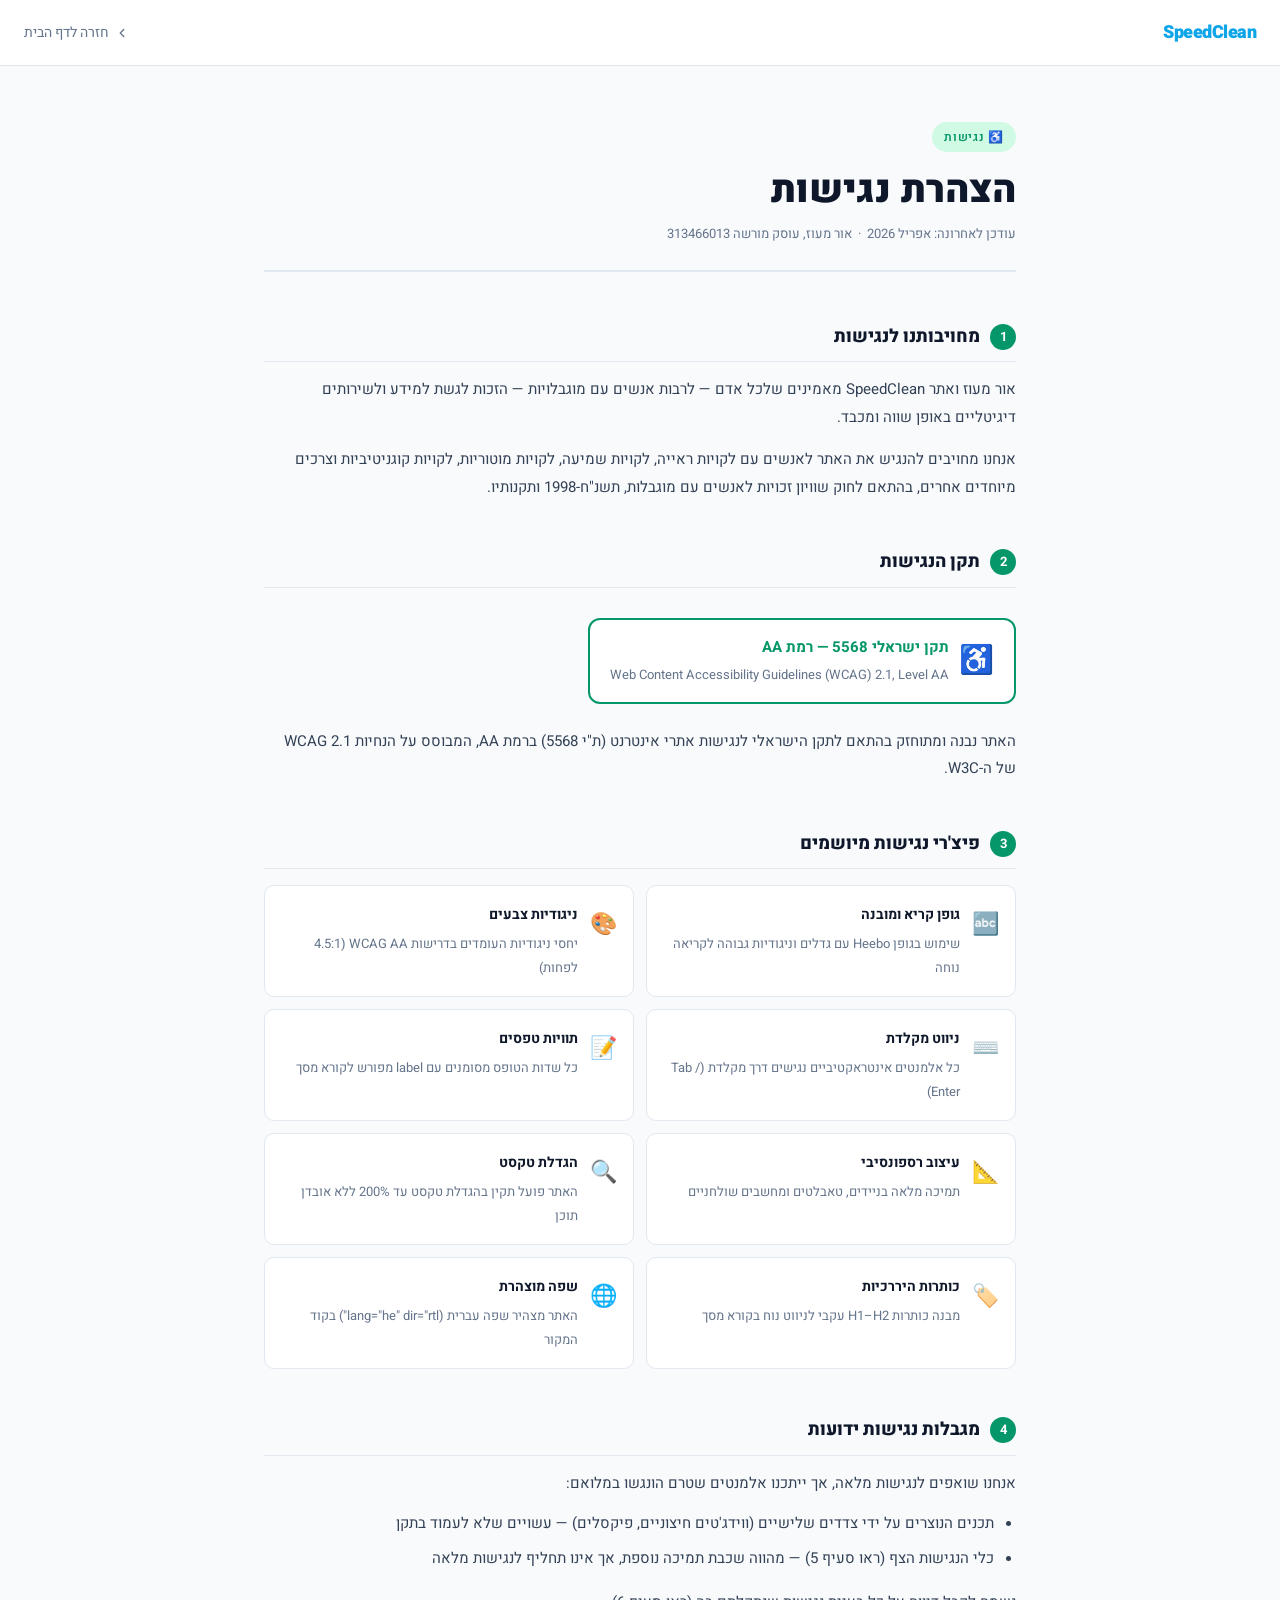
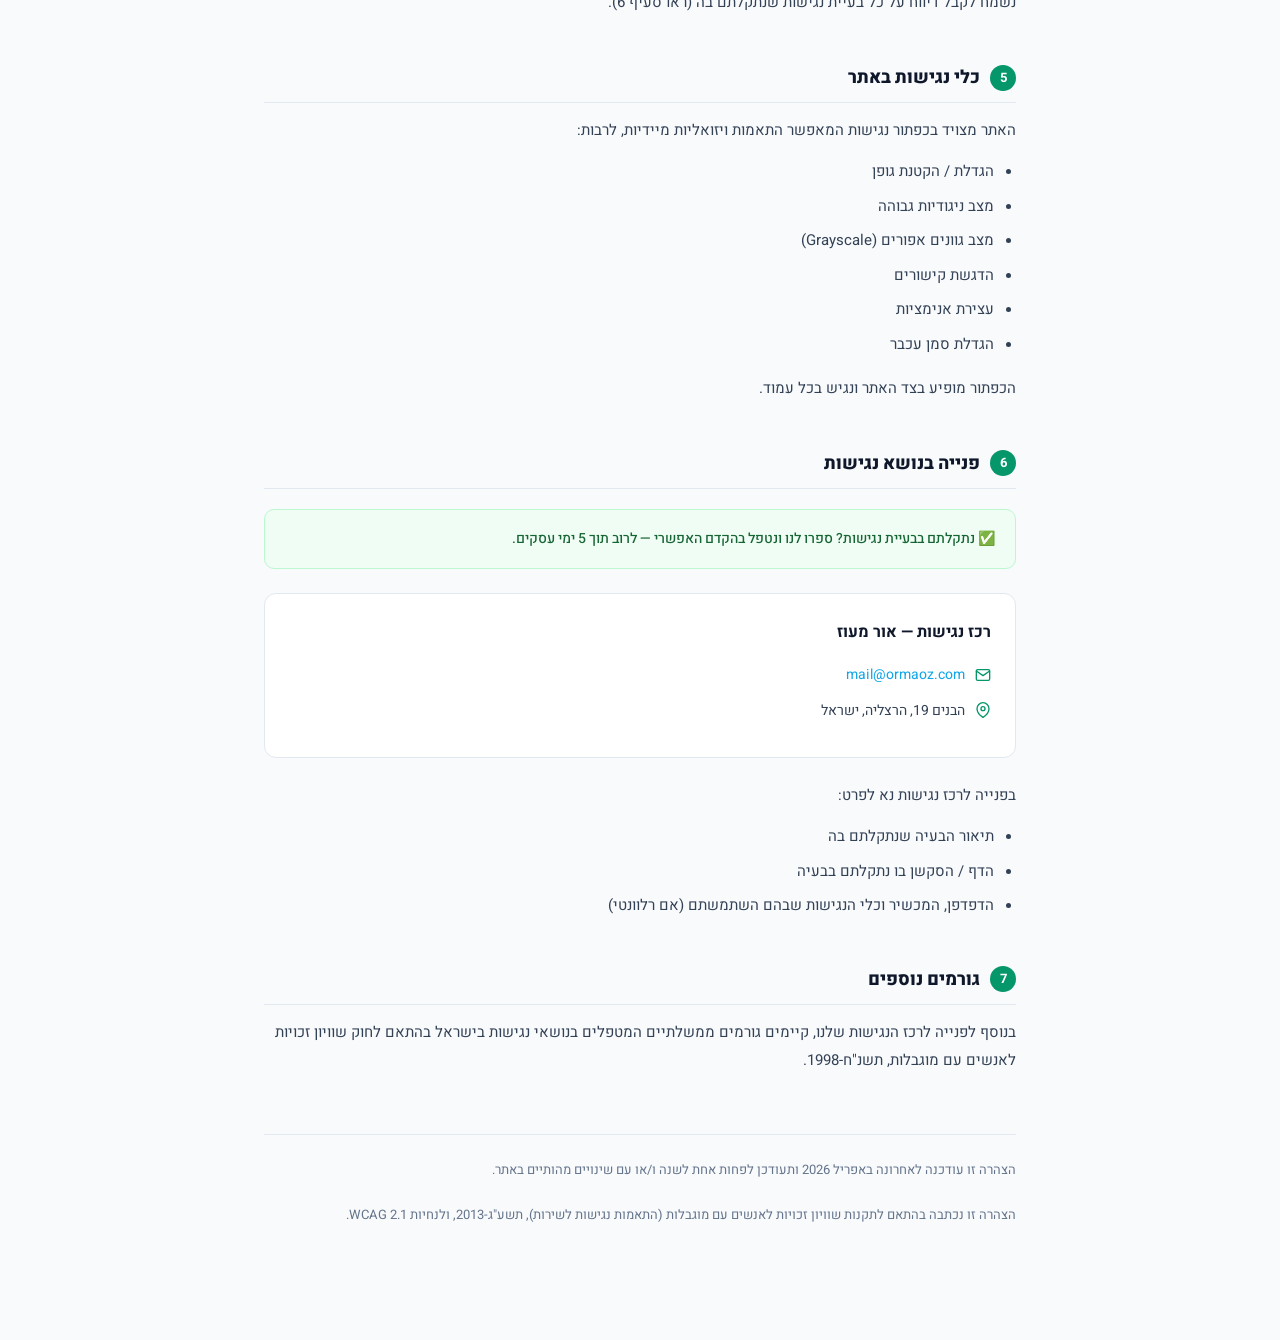
<file: funnel/funnel-03/accessibility.html>
<!DOCTYPE html>
<html lang="he" dir="rtl">
<head>
  <meta charset="UTF-8" />
  <meta name="viewport" content="width=device-width, initial-scale=1.0" />
  <title>הצהרת נגישות | ספיד קלין</title>
  <meta name="robots" content="noindex" />
  <link rel="preconnect" href="https://fonts.googleapis.com" />
  <link rel="preconnect" href="https://fonts.gstatic.com" crossorigin />
  <link href="https://fonts.googleapis.com/css2?family=Heebo:wght@300;400;500;700;900&display=swap" rel="stylesheet" />
  <style>
    *, *::before, *::after { box-sizing: border-box; margin: 0; padding: 0; }
    :root { --text: #0F172A; --muted: #64748B; --accent: #0EA5E9; --border: #E2E8F0; --bg: #F8FAFC; --surface: #fff; }
    body { font-family: 'Heebo', sans-serif; font-size: 16px; line-height: 1.85; color: var(--text); background: var(--bg); }
    a { color: var(--accent); text-decoration: none; }
    a:hover { text-decoration: underline; }
    .topbar { background: var(--surface); border-bottom: 1px solid var(--border); padding: 16px 24px; display: flex; align-items: center; justify-content: space-between; position: sticky; top: 0; z-index: 10; }
    .logo { font-size: 18px; font-weight: 900; letter-spacing: -.5px; }
    .logo .s { color: var(--accent); }
    .back { font-size: 14px; color: var(--muted); display: flex; align-items: center; gap: 6px; }
    .back:hover { color: var(--accent); }
    .wrap { max-width: 800px; margin: 0 auto; padding: 56px 24px 100px; }
    .doc-tag { display: inline-block; font-size: 12px; font-weight: 600; letter-spacing: .06em; color: #059669; background: #d1fae5; padding: 4px 12px; border-radius: 100px; margin-bottom: 16px; }
    h1 { font-size: clamp(26px, 4vw, 38px); font-weight: 900; margin-bottom: 8px; line-height: 1.2; }
    .meta { font-size: 13px; color: var(--muted); margin-bottom: 48px; padding-bottom: 24px; border-bottom: 2px solid var(--border); }
    h2 { font-size: 18px; font-weight: 800; margin: 44px 0 14px; color: var(--text); padding-bottom: 8px; border-bottom: 1px solid var(--border); display: flex; align-items: center; gap: 10px; }
    .sec-num { display: inline-flex; align-items: center; justify-content: center; min-width: 26px; height: 26px; background: #059669; color: #fff; border-radius: 50%; font-size: 13px; font-weight: 700; flex-shrink: 0; }
    p { font-size: 15px; color: #334155; margin-bottom: 14px; }
    ul { margin: 10px 0 18px 0; padding-right: 22px; }
    li { font-size: 15px; color: #334155; margin-bottom: 9px; line-height: 1.7; }
    .standard-badge { display: inline-flex; align-items: center; gap: 10px; background: var(--surface); border: 2px solid #059669; border-radius: 12px; padding: 14px 20px; margin: 16px 0 24px; }
    .standard-badge .badge-icon { font-size: 28px; }
    .standard-badge-text h4 { font-size: 15px; font-weight: 700; color: #059669; margin-bottom: 2px; }
    .standard-badge-text p { font-size: 13px; color: var(--muted); margin: 0; }
    .features-grid { display: grid; grid-template-columns: 1fr 1fr; gap: 12px; margin: 16px 0 24px; }
    .feature-card { background: var(--surface); border: 1px solid var(--border); border-radius: 10px; padding: 16px; display: flex; gap: 12px; align-items: flex-start; }
    .feature-icon { font-size: 22px; flex-shrink: 0; margin-top: 2px; }
    .feature-card h4 { font-size: 14px; font-weight: 700; margin-bottom: 4px; }
    .feature-card p { font-size: 13px; color: var(--muted); margin: 0; }
    .callout-green { background: #f0fdf4; border: 1px solid #bbf7d0; border-radius: 10px; padding: 16px 20px; margin: 20px 0; }
    .callout-green p { color: #166534; font-size: 14px; font-weight: 500; margin: 0 0 6px; }
    .callout-green p:last-child { margin: 0; }
    .contact-box { background: var(--surface); border: 1px solid var(--border); border-radius: 12px; padding: 24px; margin: 24px 0; }
    .contact-box h4 { font-size: 16px; font-weight: 700; margin-bottom: 14px; }
    .contact-row { display: flex; align-items: center; gap: 10px; font-size: 14px; color: #334155; margin-bottom: 10px; }
    .footer-note { margin-top: 60px; padding-top: 24px; border-top: 1px solid var(--border); font-size: 13px; color: var(--muted); line-height: 1.7; }
    @media (max-width: 600px) { .features-grid { grid-template-columns: 1fr; } }
  </style>
</head>
<body>

  <div class="topbar">
    <a href="/" class="logo"><span class="s">Speed</span>Clean</a>
    <a href="/" class="back">
      <svg width="14" height="14" viewBox="0 0 24 24" fill="none" stroke="currentColor" stroke-width="2.2" stroke-linecap="round" stroke-linejoin="round"><polyline points="15 18 9 12 15 6"/></svg>
      חזרה לדף הבית
    </a>
  </div>

  <div class="wrap">
    <span class="doc-tag">♿ נגישות</span>
    <h1>הצהרת נגישות</h1>
    <p class="meta">
      עודכן לאחרונה: אפריל 2026 &nbsp;·&nbsp;
      אור מעוז, עוסק מורשה 313466013
    </p>

    <!-- 1 -->
    <h2><span class="sec-num">1</span> מחויבותנו לנגישות</h2>
    <p>אור מעוז ואתר SpeedClean מאמינים שלכל אדם — לרבות אנשים עם מוגבלויות — הזכות לגשת למידע ולשירותים דיגיטליים באופן שווה ומכבד.</p>
    <p>אנחנו מחויבים להנגיש את האתר לאנשים עם לקויות ראייה, לקויות שמיעה, לקויות מוטוריות, לקויות קוגניטיביות וצרכים מיוחדים אחרים, בהתאם לחוק שוויון זכויות לאנשים עם מוגבלות, תשנ"ח-1998 ותקנותיו.</p>

    <!-- 2 -->
    <h2><span class="sec-num">2</span> תקן הנגישות</h2>
    <div class="standard-badge">
      <div class="badge-icon">♿</div>
      <div class="standard-badge-text">
        <h4>תקן ישראלי 5568 — רמת AA</h4>
        <p>Web Content Accessibility Guidelines (WCAG) 2.1, Level AA</p>
      </div>
    </div>
    <p>האתר נבנה ומתוחזק בהתאם לתקן הישראלי לנגישות אתרי אינטרנט (ת"י 5568) ברמת AA, המבוסס על הנחיות WCAG 2.1 של ה-W3C.</p>

    <!-- 3 -->
    <h2><span class="sec-num">3</span> פיצ'רי נגישות מיושמים</h2>
    <div class="features-grid">
      <div class="feature-card">
        <div class="feature-icon">🔤</div>
        <div>
          <h4>גופן קריא ומובנה</h4>
          <p>שימוש בגופן Heebo עם גדלים וניגודיות גבוהה לקריאה נוחה</p>
        </div>
      </div>
      <div class="feature-card">
        <div class="feature-icon">🎨</div>
        <div>
          <h4>ניגודיות צבעים</h4>
          <p>יחסי ניגודיות העומדים בדרישות WCAG AA (4.5:1 לפחות)</p>
        </div>
      </div>
      <div class="feature-card">
        <div class="feature-icon">⌨️</div>
        <div>
          <h4>ניווט מקלדת</h4>
          <p>כל אלמנטים אינטראקטיביים נגישים דרך מקלדת (Tab / Enter)</p>
        </div>
      </div>
      <div class="feature-card">
        <div class="feature-icon">📝</div>
        <div>
          <h4>תוויות טפסים</h4>
          <p>כל שדות הטופס מסומנים עם label מפורש לקורא מסך</p>
        </div>
      </div>
      <div class="feature-card">
        <div class="feature-icon">📐</div>
        <div>
          <h4>עיצוב רספונסיבי</h4>
          <p>תמיכה מלאה בניידים, טאבלטים ומחשבים שולחניים</p>
        </div>
      </div>
      <div class="feature-card">
        <div class="feature-icon">🔍</div>
        <div>
          <h4>הגדלת טקסט</h4>
          <p>האתר פועל תקין בהגדלת טקסט עד 200% ללא אובדן תוכן</p>
        </div>
      </div>
      <div class="feature-card">
        <div class="feature-icon">🏷️</div>
        <div>
          <h4>כותרות היררכיות</h4>
          <p>מבנה כותרות H1–H2 עקבי לניווט נוח בקורא מסך</p>
        </div>
      </div>
      <div class="feature-card">
        <div class="feature-icon">🌐</div>
        <div>
          <h4>שפה מוצהרת</h4>
          <p>האתר מצהיר שפה עברית (lang="he" dir="rtl") בקוד המקור</p>
        </div>
      </div>
    </div>

    <!-- 4 -->
    <h2><span class="sec-num">4</span> מגבלות נגישות ידועות</h2>
    <p>אנחנו שואפים לנגישות מלאה, אך ייתכנו אלמנטים שטרם הונגשו במלואם:</p>
    <ul>
      <li>תכנים הנוצרים על ידי צדדים שלישיים (ווידג'טים חיצוניים, פיקסלים) — עשויים שלא לעמוד בתקן</li>
      <li>כלי הנגישות הצף (ראו סעיף 5) — מהווה שכבת תמיכה נוספת, אך אינו תחליף לנגישות מלאה</li>
    </ul>
    <p>נשמח לקבל דיווח על כל בעיית נגישות שנתקלתם בה (ראו סעיף 6).</p>

    <!-- 5 -->
    <h2><span class="sec-num">5</span> כלי נגישות באתר</h2>
    <p>האתר מצויד בכפתור נגישות המאפשר התאמות ויזואליות מיידיות, לרבות:</p>
    <ul>
      <li>הגדלת / הקטנת גופן</li>
      <li>מצב ניגודיות גבוהה</li>
      <li>מצב גוונים אפורים (Grayscale)</li>
      <li>הדגשת קישורים</li>
      <li>עצירת אנימציות</li>
      <li>הגדלת סמן עכבר</li>
    </ul>
    <p>הכפתור מופיע בצד האתר ונגיש בכל עמוד.</p>

    <!-- 6 -->
    <h2><span class="sec-num">6</span> פנייה בנושא נגישות</h2>
    <div class="callout-green">
      <p>✅ נתקלתם בבעיית נגישות? ספרו לנו ונטפל בהקדם האפשרי — לרוב תוך 5 ימי עסקים.</p>
    </div>
    <div class="contact-box">
      <h4>רכז נגישות — אור מעוז</h4>
      <div class="contact-row">
        <svg width="16" height="16" viewBox="0 0 24 24" fill="none" stroke="#059669" stroke-width="2" stroke-linecap="round" stroke-linejoin="round"><path d="M4 4h16c1.1 0 2 .9 2 2v12c0 1.1-.9 2-2 2H4c-1.1 0-2-.9-2-2V6c0-1.1.9-2 2-2z"/><polyline points="22,6 12,13 2,6"/></svg>
        <a href="mailto:mail@ormaoz.com">mail@ormaoz.com</a>
      </div>
      <div class="contact-row">
        <svg width="16" height="16" viewBox="0 0 24 24" fill="none" stroke="#059669" stroke-width="2" stroke-linecap="round" stroke-linejoin="round"><path d="M21 10c0 7-9 13-9 13s-9-6-9-13a9 9 0 0118 0z"/><circle cx="12" cy="10" r="3"/></svg>
        הבנים 19, הרצליה, ישראל
      </div>
    </div>
    <p>בפנייה לרכז נגישות נא לפרט:</p>
    <ul>
      <li>תיאור הבעיה שנתקלתם בה</li>
      <li>הדף / הסקשן בו נתקלתם בבעיה</li>
      <li>הדפדפן, המכשיר וכלי הנגישות שבהם השתמשתם (אם רלוונטי)</li>
    </ul>

    <!-- 7 -->
    <h2><span class="sec-num">7</span> גורמים נוספים</h2>
    <p>בנוסף לפנייה לרכז הנגישות שלנו, קיימים גורמים ממשלתיים המטפלים בנושאי נגישות בישראל בהתאם לחוק שוויון זכויות לאנשים עם מוגבלות, תשנ"ח-1998.</p>

    <p class="footer-note">
      הצהרה זו עודכנה לאחרונה באפריל 2026 ותעודכן לפחות אחת לשנה ו/או עם שינויים מהותיים באתר.<br/><br/>
      הצהרה זו נכתבה בהתאם לתקנות שוויון זכויות לאנשים עם מוגבלות (התאמות נגישות לשירות), תשע"ג-2013, ולנחיות WCAG 2.1.
    </p>
  </div>
</body>
</html>
</file>
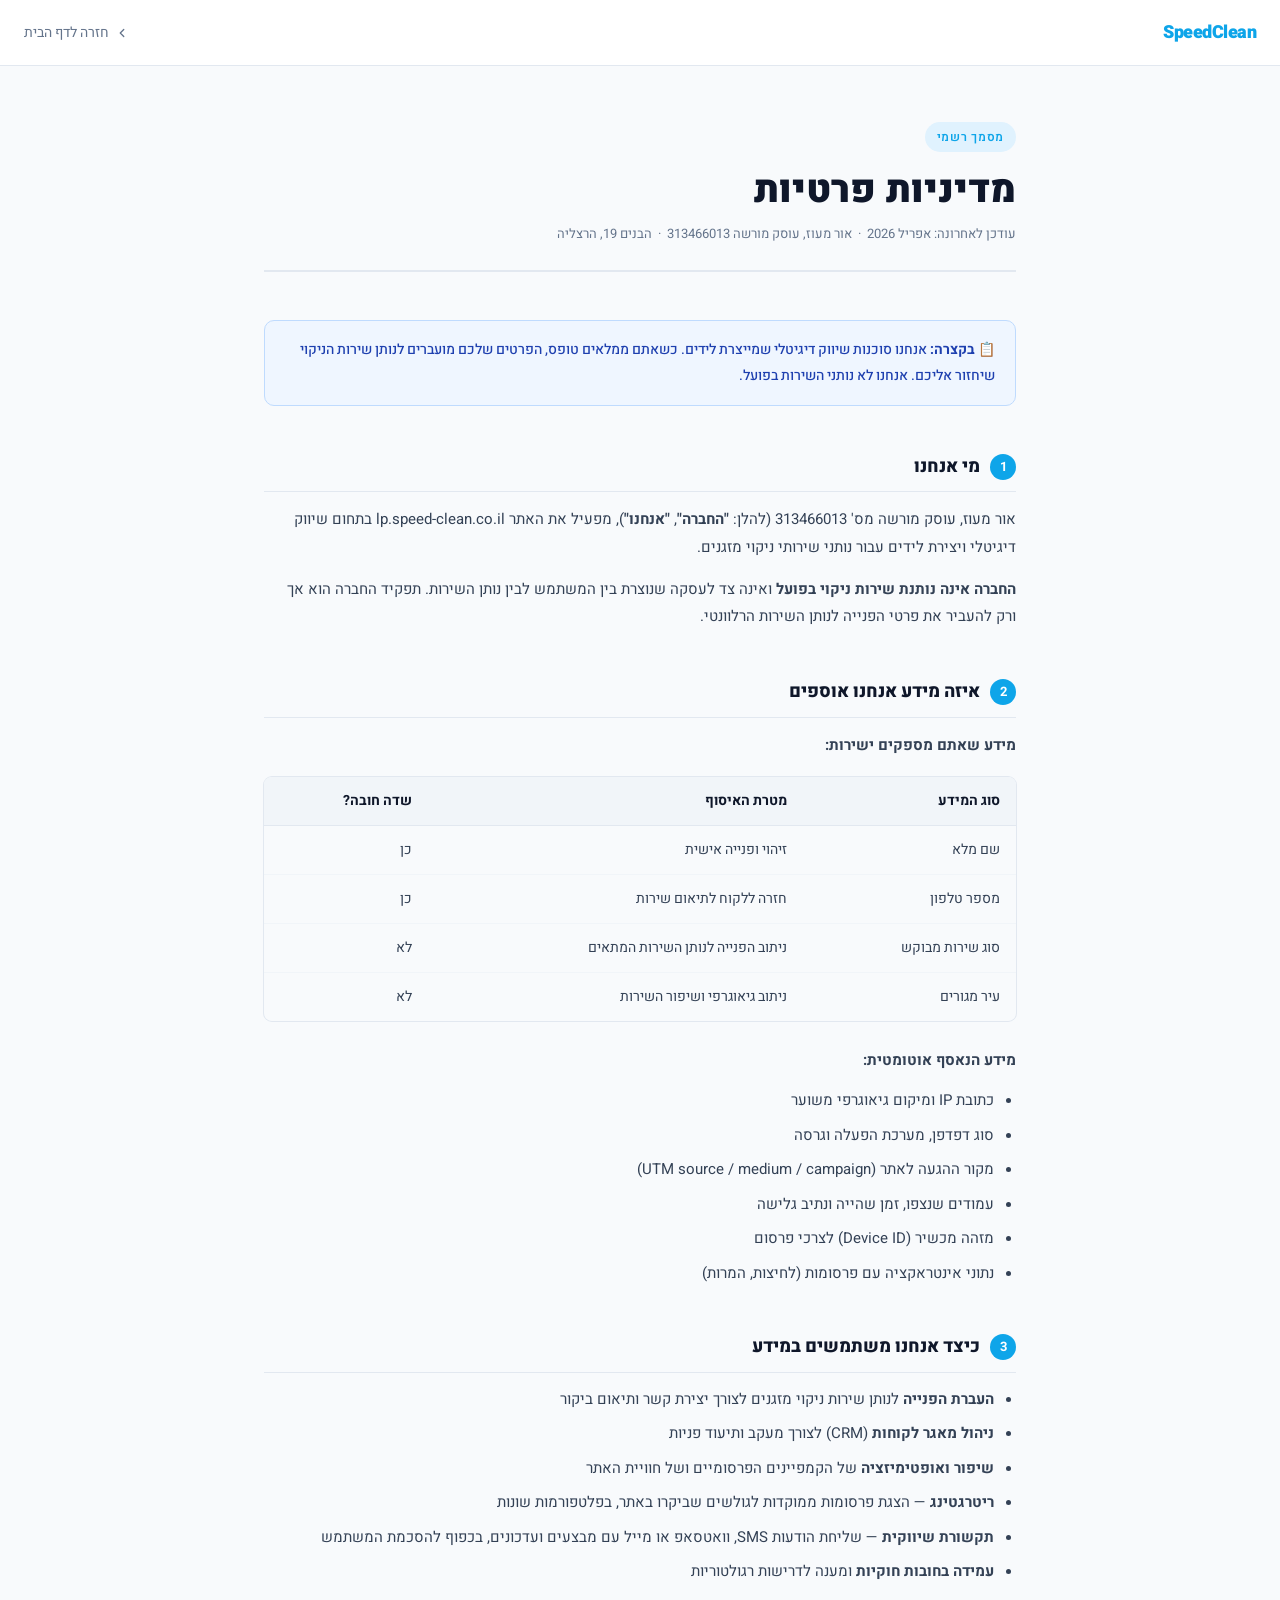
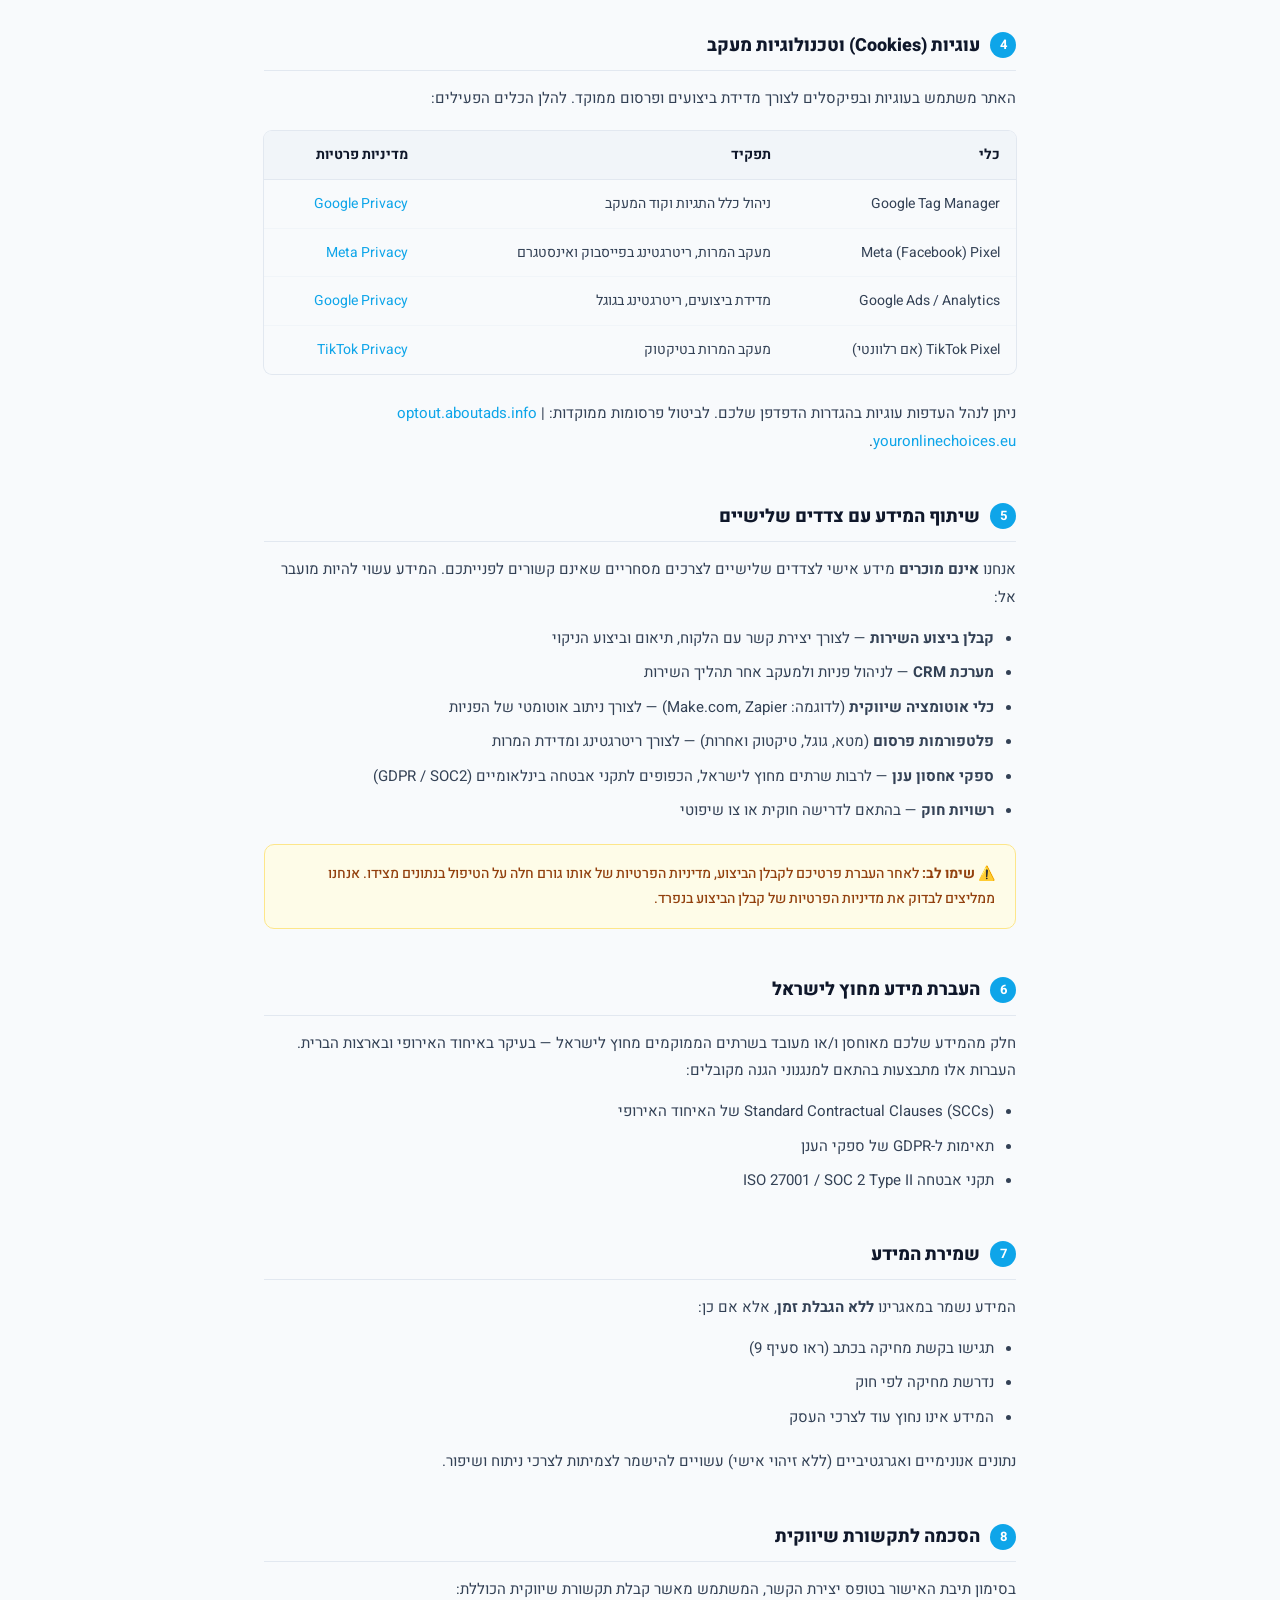
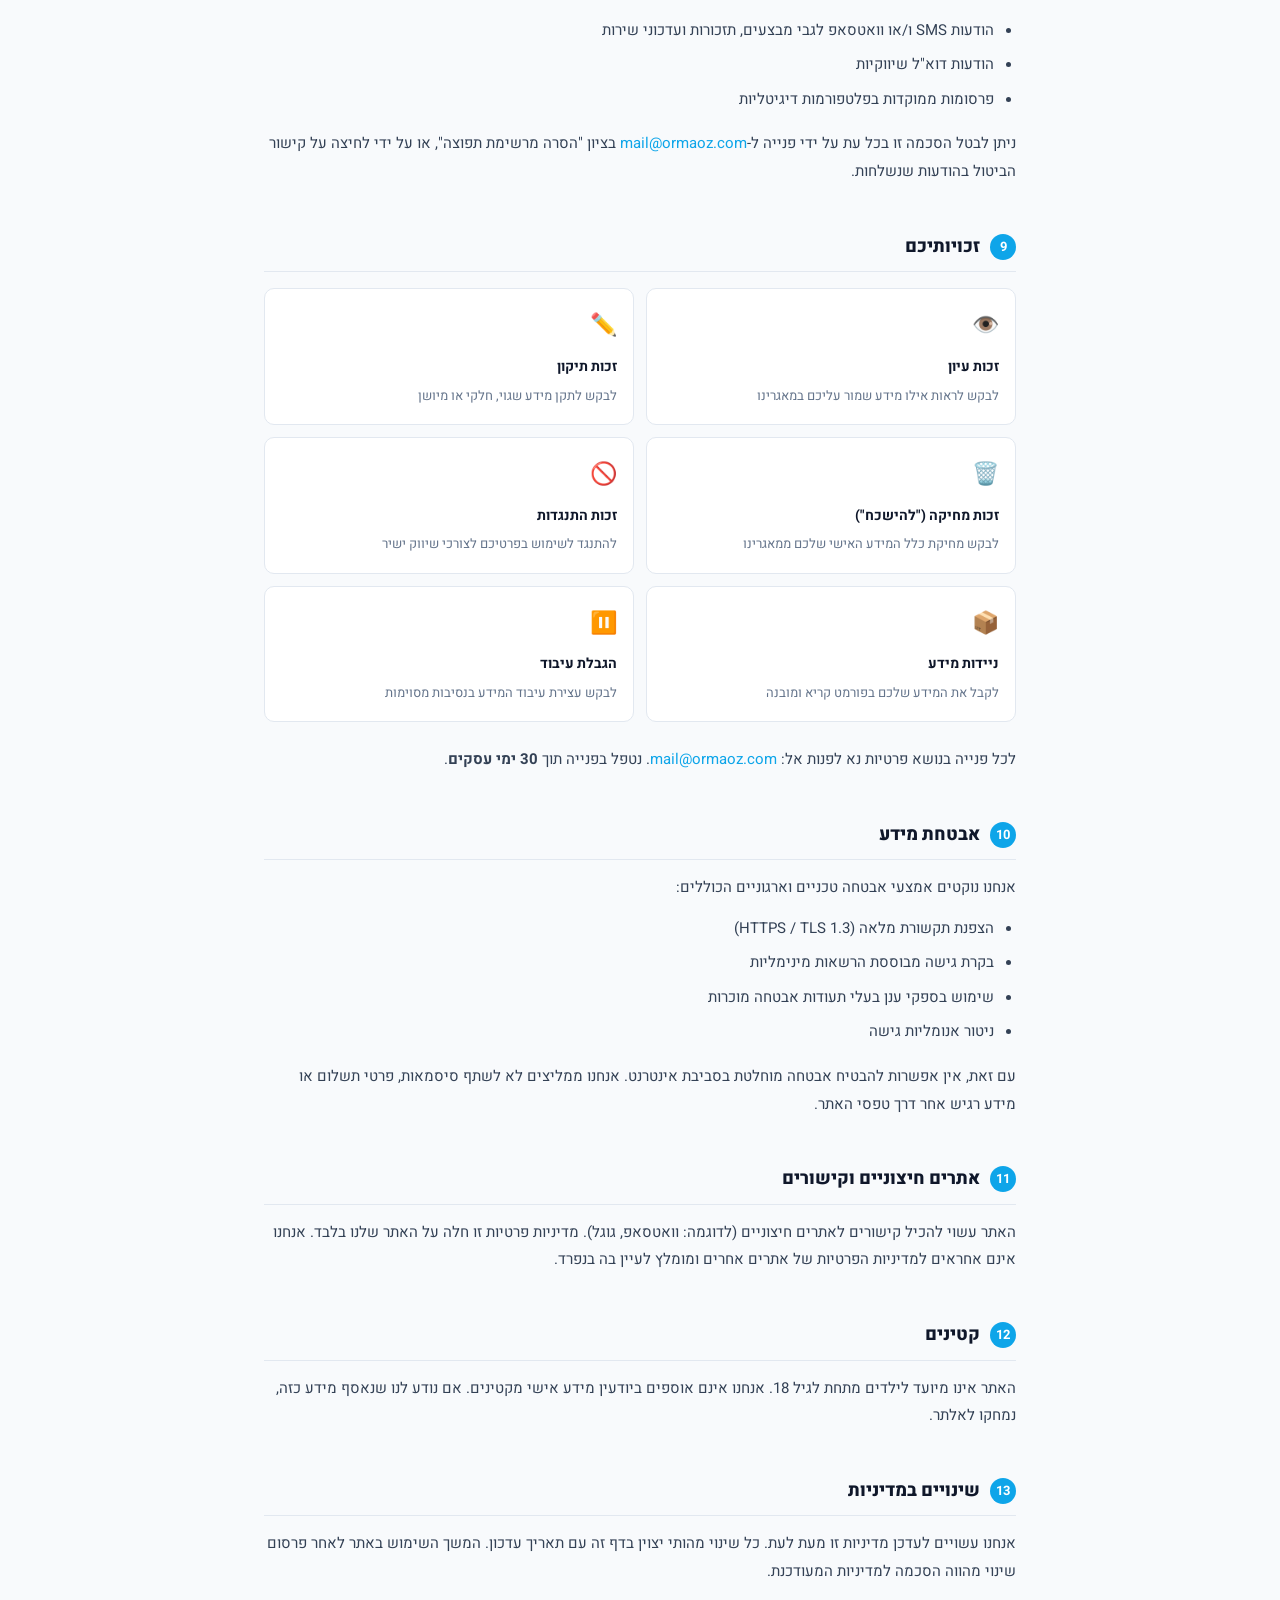
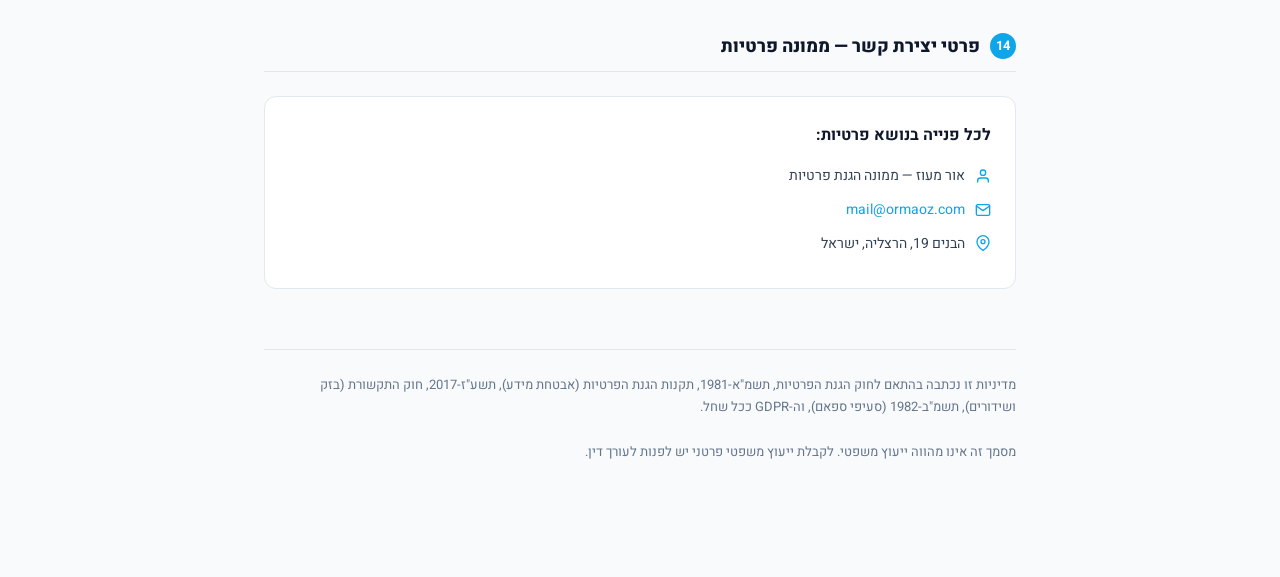
<file: funnel/funnel-03/privacy.html>
<!DOCTYPE html>
<html lang="he" dir="rtl">
<head>
  <meta charset="UTF-8" />
  <meta name="viewport" content="width=device-width, initial-scale=1.0" />
  <title>מדיניות פרטיות | ספיד קלין</title>
  <meta name="robots" content="noindex" />
  <link rel="preconnect" href="https://fonts.googleapis.com" />
  <link rel="preconnect" href="https://fonts.gstatic.com" crossorigin />
  <link href="https://fonts.googleapis.com/css2?family=Heebo:wght@300;400;500;700;900&display=swap" rel="stylesheet" />
  <style>
    *, *::before, *::after { box-sizing: border-box; margin: 0; padding: 0; }
    :root { --text: #0F172A; --muted: #64748B; --accent: #0EA5E9; --border: #E2E8F0; --bg: #F8FAFC; --surface: #fff; }
    body { font-family: 'Heebo', sans-serif; font-size: 16px; line-height: 1.85; color: var(--text); background: var(--bg); }
    a { color: var(--accent); text-decoration: none; }
    a:hover { text-decoration: underline; }
    .topbar { background: var(--surface); border-bottom: 1px solid var(--border); padding: 16px 24px; display: flex; align-items: center; justify-content: space-between; position: sticky; top: 0; z-index: 10; }
    .logo { font-size: 18px; font-weight: 900; letter-spacing: -.5px; }
    .logo .s { color: var(--accent); }
    .back { font-size: 14px; color: var(--muted); display: flex; align-items: center; gap: 6px; }
    .back:hover { color: var(--accent); }
    .wrap { max-width: 800px; margin: 0 auto; padding: 56px 24px 100px; }
    .doc-tag { display: inline-block; font-size: 12px; font-weight: 600; letter-spacing: .06em; color: var(--accent); background: #e0f2fe; padding: 4px 12px; border-radius: 100px; margin-bottom: 16px; }
    h1 { font-size: clamp(26px, 4vw, 38px); font-weight: 900; margin-bottom: 8px; line-height: 1.2; }
    .meta { font-size: 13px; color: var(--muted); margin-bottom: 48px; padding-bottom: 24px; border-bottom: 2px solid var(--border); }
    h2 { font-size: 18px; font-weight: 800; margin: 44px 0 14px; color: var(--text); padding-bottom: 8px; border-bottom: 1px solid var(--border); display: flex; align-items: center; gap: 10px; }
    .sec-num { display: inline-flex; align-items: center; justify-content: center; min-width: 26px; height: 26px; background: var(--accent); color: #fff; border-radius: 50%; font-size: 13px; font-weight: 700; flex-shrink: 0; }
    p { font-size: 15px; color: #334155; margin-bottom: 14px; }
    ul, ol { margin: 10px 0 18px 0; padding-right: 22px; }
    li { font-size: 15px; color: #334155; margin-bottom: 9px; line-height: 1.7; }
    table { width: 100%; border-collapse: collapse; margin: 18px 0 26px; font-size: 14px; border-radius: 8px; overflow: hidden; box-shadow: 0 0 0 1px var(--border); }
    th { background: #f1f5f9; text-align: right; padding: 11px 16px; font-weight: 700; color: #0f172a; border-bottom: 1px solid var(--border); }
    td { padding: 11px 16px; border-bottom: 1px solid #f1f5f9; color: #334155; vertical-align: top; }
    tr:last-child td { border-bottom: none; }
    .callout { border-radius: 10px; padding: 16px 20px; margin: 20px 0; }
    .callout-blue { background: #eff6ff; border: 1px solid #bfdbfe; }
    .callout-yellow { background: #fefce8; border: 1px solid #fde68a; }
    .callout-green { background: #f0fdf4; border: 1px solid #bbf7d0; }
    .callout-red { background: #fff1f2; border: 1px solid #fecdd3; }
    .callout p { margin: 0 0 6px; font-size: 14px; font-weight: 500; }
    .callout p:last-child { margin: 0; }
    .callout-blue p { color: #1e40af; }
    .callout-yellow p { color: #92400e; }
    .callout-green p { color: #166534; }
    .callout-red p { color: #9f1239; }
    .rights-grid { display: grid; grid-template-columns: 1fr 1fr; gap: 12px; margin: 16px 0 24px; }
    .right-card { background: var(--surface); border: 1px solid var(--border); border-radius: 10px; padding: 16px; }
    .right-card .right-icon { font-size: 22px; margin-bottom: 8px; }
    .right-card h4 { font-size: 14px; font-weight: 700; margin-bottom: 4px; }
    .right-card p { font-size: 13px; color: var(--muted); margin: 0; }
    .contact-box { background: var(--surface); border: 1px solid var(--border); border-radius: 12px; padding: 24px; margin: 24px 0; }
    .contact-box h4 { font-size: 16px; font-weight: 700; margin-bottom: 12px; }
    .contact-row { display: flex; align-items: center; gap: 10px; font-size: 14px; color: #334155; margin-bottom: 8px; }
    .footer-note { margin-top: 60px; padding-top: 24px; border-top: 1px solid var(--border); font-size: 13px; color: var(--muted); line-height: 1.7; }
    @media (max-width: 600px) { .rights-grid { grid-template-columns: 1fr; } }
  </style>
</head>
<body>

  <div class="topbar">
    <a href="/" class="logo"><span class="s">Speed</span>Clean</a>
    <a href="/" class="back">
      <svg width="14" height="14" viewBox="0 0 24 24" fill="none" stroke="currentColor" stroke-width="2.2" stroke-linecap="round" stroke-linejoin="round"><polyline points="15 18 9 12 15 6"/></svg>
      חזרה לדף הבית
    </a>
  </div>

  <div class="wrap">
    <span class="doc-tag">מסמך רשמי</span>
    <h1>מדיניות פרטיות</h1>
    <p class="meta">
      עודכן לאחרונה: אפריל 2026 &nbsp;·&nbsp;
      אור מעוז, עוסק מורשה 313466013 &nbsp;·&nbsp;
      הבנים 19, הרצליה
    </p>

    <div class="callout callout-blue">
      <p>📋 <strong>בקצרה:</strong> אנחנו סוכנות שיווק דיגיטלי שמייצרת לידים. כשאתם ממלאים טופס, הפרטים שלכם מועברים לנותן שירות הניקוי שיחזור אליכם. אנחנו לא נותני השירות בפועל.</p>
    </div>

    <!-- 1 -->
    <h2><span class="sec-num">1</span> מי אנחנו</h2>
    <p>אור מעוז, עוסק מורשה מס' 313466013 (להלן: <strong>"החברה"</strong>, <strong>"אנחנו"</strong>), מפעיל את האתר lp.speed-clean.co.il בתחום שיווק דיגיטלי ויצירת לידים עבור נותני שירותי ניקוי מזגנים.</p>
    <p><strong>החברה אינה נותנת שירות ניקוי בפועל</strong> ואינה צד לעסקה שנוצרת בין המשתמש לבין נותן השירות. תפקיד החברה הוא אך ורק להעביר את פרטי הפנייה לנותן השירות הרלוונטי.</p>

    <!-- 2 -->
    <h2><span class="sec-num">2</span> איזה מידע אנחנו אוספים</h2>
    <p><strong>מידע שאתם מספקים ישירות:</strong></p>
    <table>
      <tr><th>סוג המידע</th><th>מטרת האיסוף</th><th>שדה חובה?</th></tr>
      <tr><td>שם מלא</td><td>זיהוי ופנייה אישית</td><td>כן</td></tr>
      <tr><td>מספר טלפון</td><td>חזרה ללקוח לתיאום שירות</td><td>כן</td></tr>
      <tr><td>סוג שירות מבוקש</td><td>ניתוב הפנייה לנותן השירות המתאים</td><td>לא</td></tr>
      <tr><td>עיר מגורים</td><td>ניתוב גיאוגרפי ושיפור השירות</td><td>לא</td></tr>
    </table>

    <p><strong>מידע הנאסף אוטומטית:</strong></p>
    <ul>
      <li>כתובת IP ומיקום גיאוגרפי משוער</li>
      <li>סוג דפדפן, מערכת הפעלה וגרסה</li>
      <li>מקור ההגעה לאתר (UTM source / medium / campaign)</li>
      <li>עמודים שנצפו, זמן שהייה ונתיב גלישה</li>
      <li>מזהה מכשיר (Device ID) לצרכי פרסום</li>
      <li>נתוני אינטראקציה עם פרסומות (לחיצות, המרות)</li>
    </ul>

    <!-- 3 -->
    <h2><span class="sec-num">3</span> כיצד אנחנו משתמשים במידע</h2>
    <ul>
      <li><strong>העברת הפנייה</strong> לנותן שירות ניקוי מזגנים לצורך יצירת קשר ותיאום ביקור</li>
      <li><strong>ניהול מאגר לקוחות</strong> (CRM) לצורך מעקב ותיעוד פניות</li>
      <li><strong>שיפור ואופטימיזציה</strong> של הקמפיינים הפרסומיים ושל חוויית האתר</li>
      <li><strong>ריטרגטינג</strong> — הצגת פרסומות ממוקדות לגולשים שביקרו באתר, בפלטפורמות שונות</li>
      <li><strong>תקשורת שיווקית</strong> — שליחת הודעות SMS, וואטסאפ או מייל עם מבצעים ועדכונים, בכפוף להסכמת המשתמש</li>
      <li><strong>עמידה בחובות חוקיות</strong> ומענה לדרישות רגולטוריות</li>
    </ul>

    <!-- 4 -->
    <h2><span class="sec-num">4</span> עוגיות (Cookies) וטכנולוגיות מעקב</h2>
    <p>האתר משתמש בעוגיות ובפיקסלים לצורך מדידת ביצועים ופרסום ממוקד. להלן הכלים הפעילים:</p>
    <table>
      <tr><th>כלי</th><th>תפקיד</th><th>מדיניות פרטיות</th></tr>
      <tr><td>Google Tag Manager</td><td>ניהול כלל התגיות וקוד המעקב</td><td><a href="https://policies.google.com/privacy" target="_blank" rel="noopener">Google Privacy</a></td></tr>
      <tr><td>Meta (Facebook) Pixel</td><td>מעקב המרות, ריטרגטינג בפייסבוק ואינסטגרם</td><td><a href="https://www.facebook.com/privacy/policy" target="_blank" rel="noopener">Meta Privacy</a></td></tr>
      <tr><td>Google Ads / Analytics</td><td>מדידת ביצועים, ריטרגטינג בגוגל</td><td><a href="https://policies.google.com/privacy" target="_blank" rel="noopener">Google Privacy</a></td></tr>
      <tr><td>TikTok Pixel (אם רלוונטי)</td><td>מעקב המרות בטיקטוק</td><td><a href="https://www.tiktok.com/legal/page/row/privacy-policy" target="_blank" rel="noopener">TikTok Privacy</a></td></tr>
    </table>
    <p>ניתן לנהל העדפות עוגיות בהגדרות הדפדפן שלכם. לביטול פרסומות ממוקדות: <a href="https://optout.aboutads.info" target="_blank" rel="noopener">optout.aboutads.info</a> | <a href="https://www.youronlinechoices.eu" target="_blank" rel="noopener">youronlinechoices.eu</a>.</p>

    <!-- 5 -->
    <h2><span class="sec-num">5</span> שיתוף המידע עם צדדים שלישיים</h2>
    <p>אנחנו <strong>אינם מוכרים</strong> מידע אישי לצדדים שלישיים לצרכים מסחריים שאינם קשורים לפנייתכם. המידע עשוי להיות מועבר אל:</p>
    <ul>
      <li><strong>קבלן ביצוע השירות</strong> — לצורך יצירת קשר עם הלקוח, תיאום וביצוע הניקוי</li>
      <li><strong>מערכת CRM</strong> — לניהול פניות ולמעקב אחר תהליך השירות</li>
      <li><strong>כלי אוטומציה שיווקית</strong> (לדוגמה: Make.com, Zapier) — לצורך ניתוב אוטומטי של הפניות</li>
      <li><strong>פלטפורמות פרסום</strong> (מטא, גוגל, טיקטוק ואחרות) — לצורך ריטרגטינג ומדידת המרות</li>
      <li><strong>ספקי אחסון ענן</strong> — לרבות שרתים מחוץ לישראל, הכפופים לתקני אבטחה בינלאומיים (GDPR / SOC2)</li>
      <li><strong>רשויות חוק</strong> — בהתאם לדרישה חוקית או צו שיפוטי</li>
    </ul>
    <div class="callout callout-yellow">
      <p>⚠️ <strong>שימו לב:</strong> לאחר העברת פרטיכם לקבלן הביצוע, מדיניות הפרטיות של אותו גורם חלה על הטיפול בנתונים מצידו. אנחנו ממליצים לבדוק את מדיניות הפרטיות של קבלן הביצוע בנפרד.</p>
    </div>

    <!-- 6 -->
    <h2><span class="sec-num">6</span> העברת מידע מחוץ לישראל</h2>
    <p>חלק מהמידע שלכם מאוחסן ו/או מעובד בשרתים הממוקמים מחוץ לישראל — בעיקר באיחוד האירופי ובארצות הברית. העברות אלו מתבצעות בהתאם למנגנוני הגנה מקובלים:</p>
    <ul>
      <li>Standard Contractual Clauses (SCCs) של האיחוד האירופי</li>
      <li>תאימות ל-GDPR של ספקי הענן</li>
      <li>תקני אבטחה ISO 27001 / SOC 2 Type II</li>
    </ul>

    <!-- 7 -->
    <h2><span class="sec-num">7</span> שמירת המידע</h2>
    <p>המידע נשמר במאגרינו <strong>ללא הגבלת זמן</strong>, אלא אם כן:</p>
    <ul>
      <li>תגישו בקשת מחיקה בכתב (ראו סעיף 9)</li>
      <li>נדרשת מחיקה לפי חוק</li>
      <li>המידע אינו נחוץ עוד לצרכי העסק</li>
    </ul>
    <p>נתונים אנונימיים ואגרגטיביים (ללא זיהוי אישי) עשויים להישמר לצמיתות לצרכי ניתוח ושיפור.</p>

    <!-- 8 -->
    <h2><span class="sec-num">8</span> הסכמה לתקשורת שיווקית</h2>
    <p>בסימון תיבת האישור בטופס יצירת הקשר, המשתמש מאשר קבלת תקשורת שיווקית הכוללת:</p>
    <ul>
      <li>הודעות SMS ו/או וואטסאפ לגבי מבצעים, תזכורות ועדכוני שירות</li>
      <li>הודעות דוא"ל שיווקיות</li>
      <li>פרסומות ממוקדות בפלטפורמות דיגיטליות</li>
    </ul>
    <p>ניתן לבטל הסכמה זו בכל עת על ידי פנייה ל-<a href="mailto:mail@ormaoz.com">mail@ormaoz.com</a> בציון "הסרה מרשימת תפוצה", או על ידי לחיצה על קישור הביטול בהודעות שנשלחות.</p>

    <!-- 9 -->
    <h2><span class="sec-num">9</span> זכויותיכם</h2>
    <div class="rights-grid">
      <div class="right-card">
        <div class="right-icon">👁️</div>
        <h4>זכות עיון</h4>
        <p>לבקש לראות אילו מידע שמור עליכם במאגרינו</p>
      </div>
      <div class="right-card">
        <div class="right-icon">✏️</div>
        <h4>זכות תיקון</h4>
        <p>לבקש לתקן מידע שגוי, חלקי או מיושן</p>
      </div>
      <div class="right-card">
        <div class="right-icon">🗑️</div>
        <h4>זכות מחיקה ("להישכח")</h4>
        <p>לבקש מחיקת כלל המידע האישי שלכם ממאגרינו</p>
      </div>
      <div class="right-card">
        <div class="right-icon">🚫</div>
        <h4>זכות התנגדות</h4>
        <p>להתנגד לשימוש בפרטיכם לצורכי שיווק ישיר</p>
      </div>
      <div class="right-card">
        <div class="right-icon">📦</div>
        <h4>ניידות מידע</h4>
        <p>לקבל את המידע שלכם בפורמט קריא ומובנה</p>
      </div>
      <div class="right-card">
        <div class="right-icon">⏸️</div>
        <h4>הגבלת עיבוד</h4>
        <p>לבקש עצירת עיבוד המידע בנסיבות מסוימות</p>
      </div>
    </div>
    <p>לכל פנייה בנושא פרטיות נא לפנות אל: <a href="mailto:mail@ormaoz.com">mail@ormaoz.com</a>. נטפל בפנייה תוך <strong>30 ימי עסקים</strong>.</p>

    <!-- 10 -->
    <h2><span class="sec-num">10</span> אבטחת מידע</h2>
    <p>אנחנו נוקטים אמצעי אבטחה טכניים וארגוניים הכוללים:</p>
    <ul>
      <li>הצפנת תקשורת מלאה (HTTPS / TLS 1.3)</li>
      <li>בקרת גישה מבוססת הרשאות מינימליות</li>
      <li>שימוש בספקי ענן בעלי תעודות אבטחה מוכרות</li>
      <li>ניטור אנומליות גישה</li>
    </ul>
    <p>עם זאת, אין אפשרות להבטיח אבטחה מוחלטת בסביבת אינטרנט. אנחנו ממליצים לא לשתף סיסמאות, פרטי תשלום או מידע רגיש אחר דרך טפסי האתר.</p>

    <!-- 11 -->
    <h2><span class="sec-num">11</span> אתרים חיצוניים וקישורים</h2>
    <p>האתר עשוי להכיל קישורים לאתרים חיצוניים (לדוגמה: וואטסאפ, גוגל). מדיניות פרטיות זו חלה על האתר שלנו בלבד. אנחנו אינם אחראים למדיניות הפרטיות של אתרים אחרים ומומלץ לעיין בה בנפרד.</p>

    <!-- 12 -->
    <h2><span class="sec-num">12</span> קטינים</h2>
    <p>האתר אינו מיועד לילדים מתחת לגיל 18. אנחנו אינם אוספים ביודעין מידע אישי מקטינים. אם נודע לנו שנאסף מידע כזה, נמחקו לאלתר.</p>

    <!-- 13 -->
    <h2><span class="sec-num">13</span> שינויים במדיניות</h2>
    <p>אנחנו עשויים לעדכן מדיניות זו מעת לעת. כל שינוי מהותי יצוין בדף זה עם תאריך עדכון. המשך השימוש באתר לאחר פרסום שינוי מהווה הסכמה למדיניות המעודכנת.</p>

    <!-- 14 -->
    <h2><span class="sec-num">14</span> פרטי יצירת קשר — ממונה פרטיות</h2>
    <div class="contact-box">
      <h4>לכל פנייה בנושא פרטיות:</h4>
      <div class="contact-row">
        <svg width="16" height="16" viewBox="0 0 24 24" fill="none" stroke="#0EA5E9" stroke-width="2" stroke-linecap="round" stroke-linejoin="round"><path d="M20 21v-2a4 4 0 00-4-4H8a4 4 0 00-4 4v2"/><circle cx="12" cy="7" r="4"/></svg>
        אור מעוז — ממונה הגנת פרטיות
      </div>
      <div class="contact-row">
        <svg width="16" height="16" viewBox="0 0 24 24" fill="none" stroke="#0EA5E9" stroke-width="2" stroke-linecap="round" stroke-linejoin="round"><path d="M4 4h16c1.1 0 2 .9 2 2v12c0 1.1-.9 2-2 2H4c-1.1 0-2-.9-2-2V6c0-1.1.9-2 2-2z"/><polyline points="22,6 12,13 2,6"/></svg>
        <a href="mailto:mail@ormaoz.com">mail@ormaoz.com</a>
      </div>
      <div class="contact-row">
        <svg width="16" height="16" viewBox="0 0 24 24" fill="none" stroke="#0EA5E9" stroke-width="2" stroke-linecap="round" stroke-linejoin="round"><path d="M21 10c0 7-9 13-9 13s-9-6-9-13a9 9 0 0118 0z"/><circle cx="12" cy="10" r="3"/></svg>
        הבנים 19, הרצליה, ישראל
      </div>
    </div>

    <p class="footer-note">
      מדיניות זו נכתבה בהתאם לחוק הגנת הפרטיות, תשמ"א-1981, תקנות הגנת הפרטיות (אבטחת מידע), תשע"ז-2017, חוק התקשורת (בזק ושידורים), תשמ"ב-1982 (סעיפי ספאם), וה-GDPR ככל שחל.
      <br/><br/>
      מסמך זה אינו מהווה ייעוץ משפטי. לקבלת ייעוץ משפטי פרטני יש לפנות לעורך דין.
    </p>
  </div>
</body>
</html>
</file>
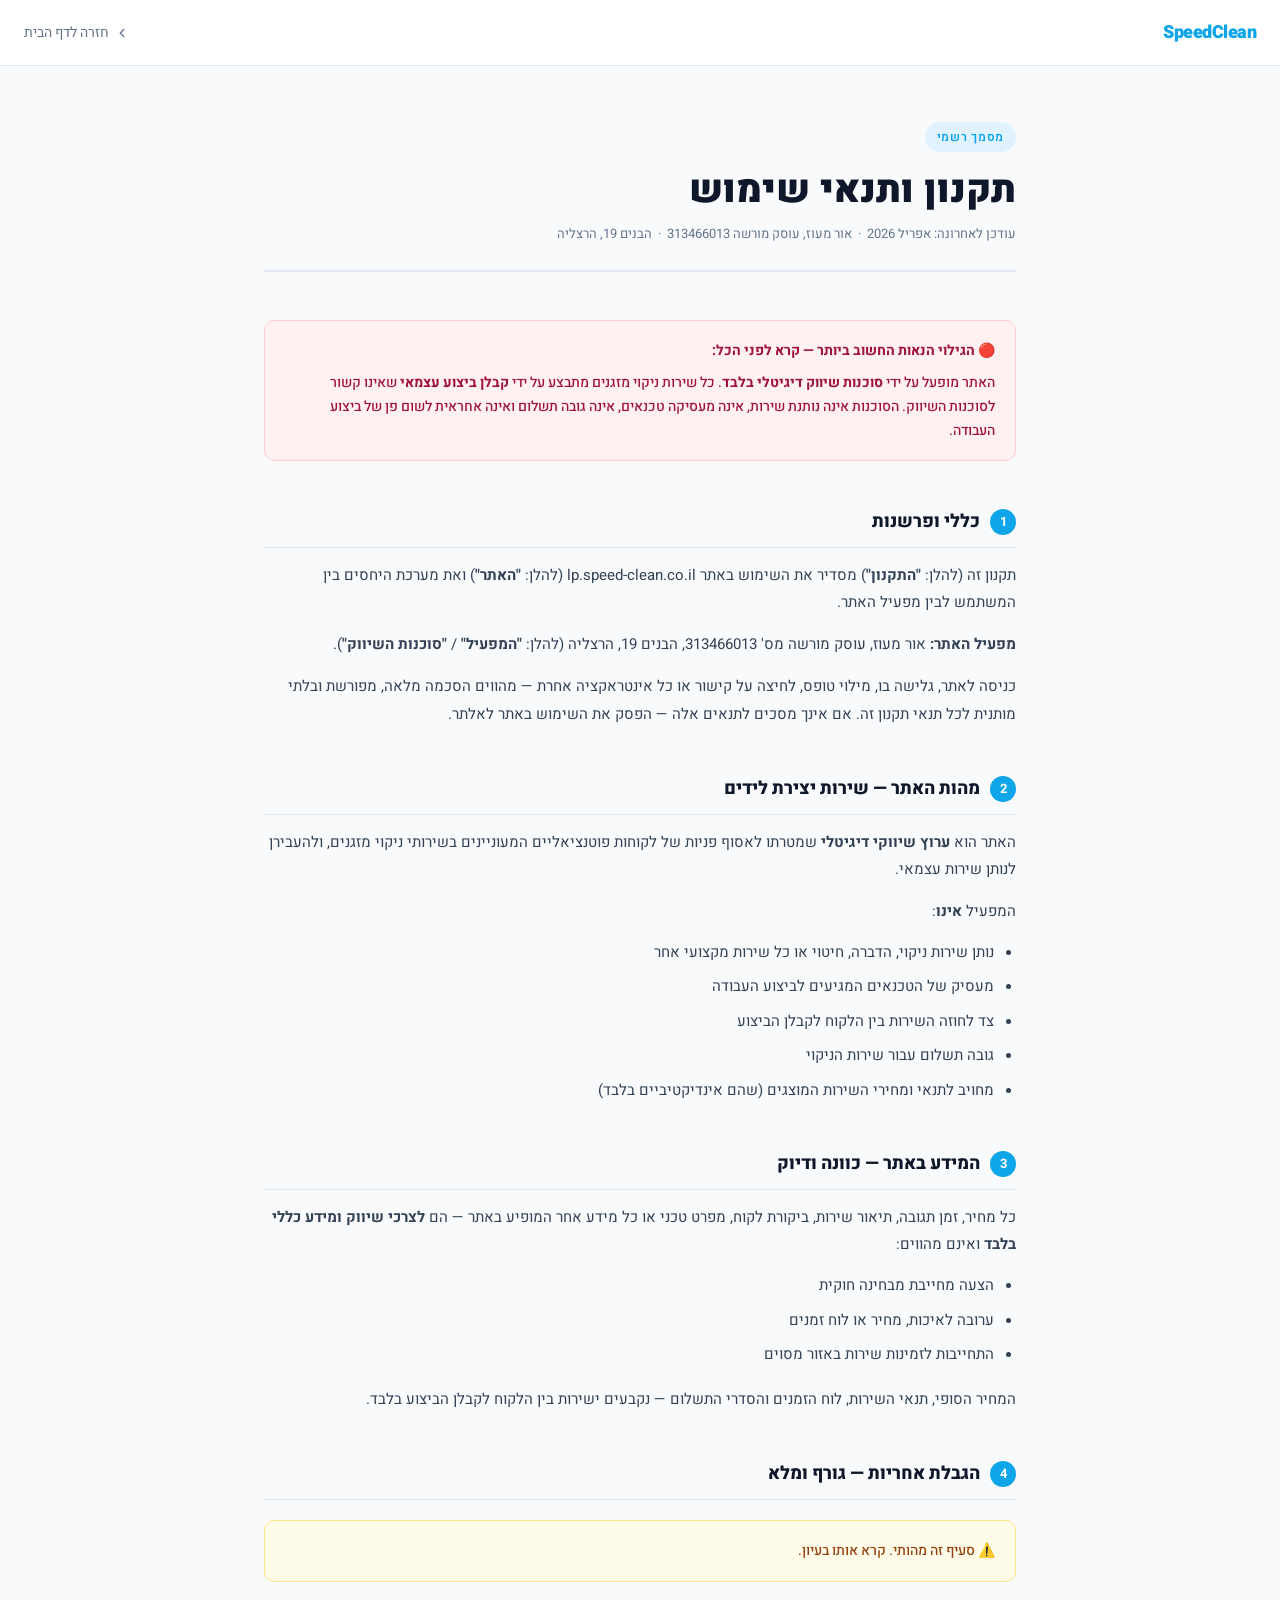
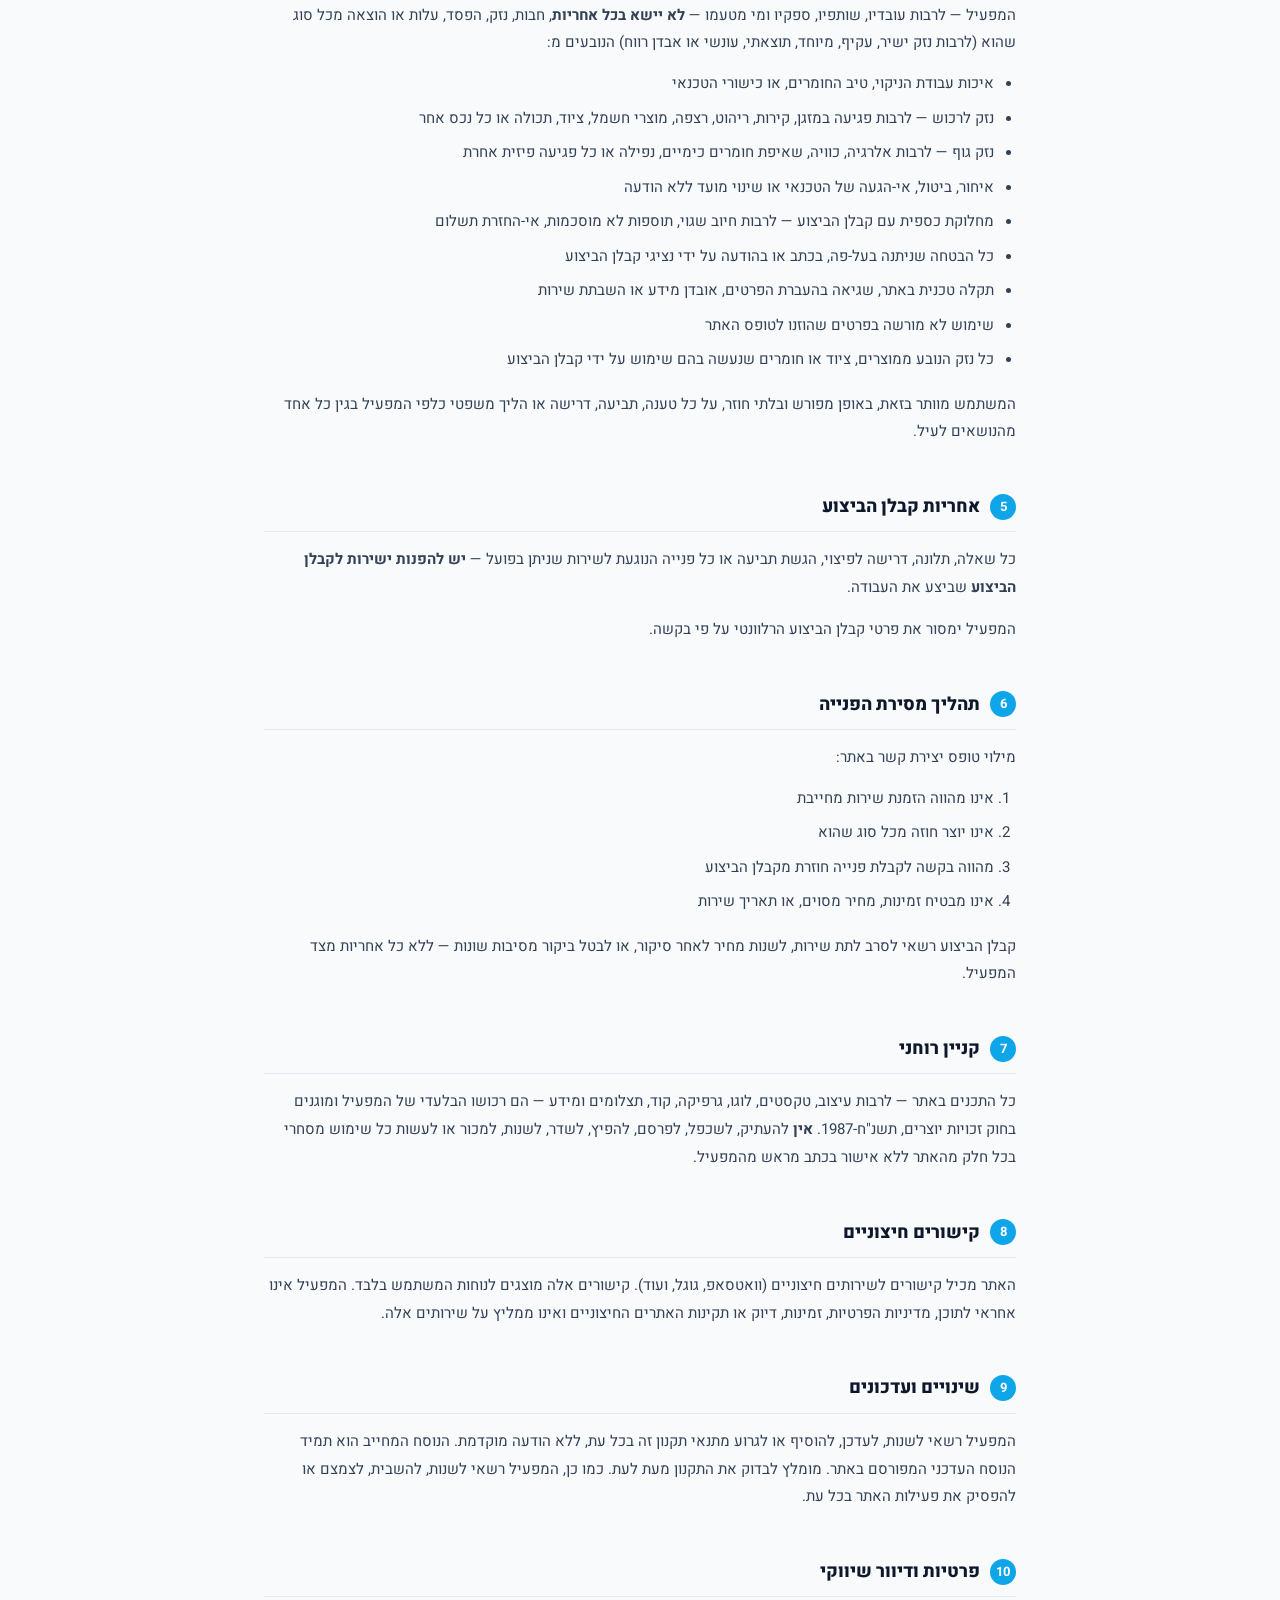
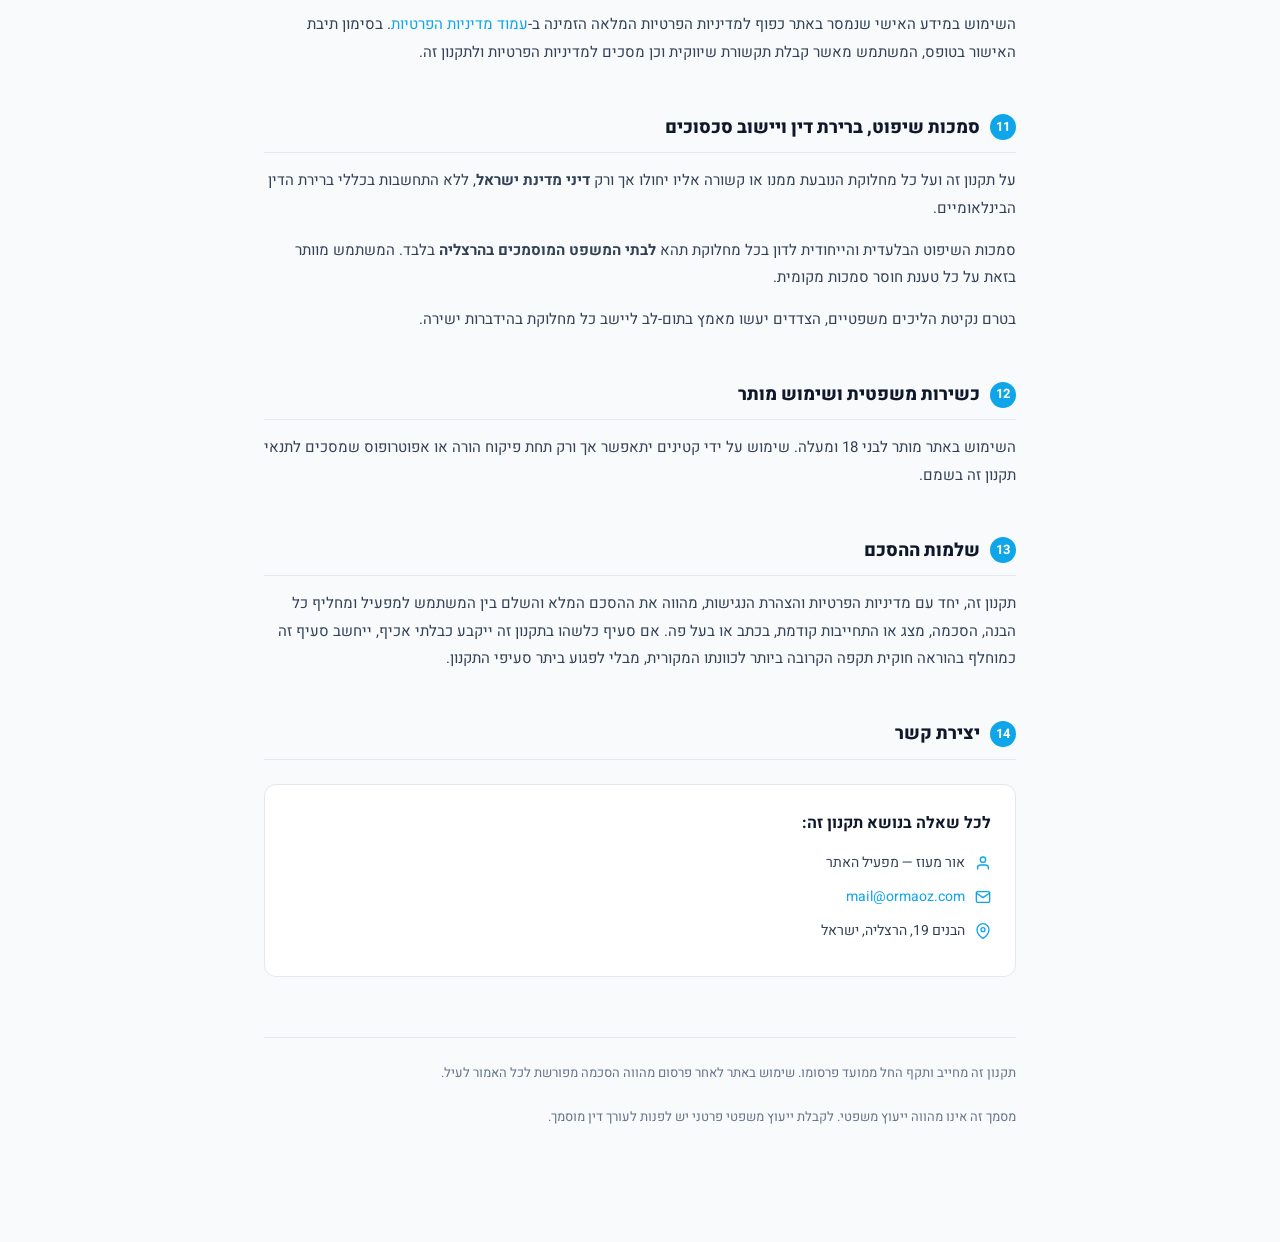
<file: funnel/funnel-03/terms.html>
<!DOCTYPE html>
<html lang="he" dir="rtl">
<head>
  <meta charset="UTF-8" />
  <meta name="viewport" content="width=device-width, initial-scale=1.0" />
  <title>תקנון ותנאי שימוש | ספיד קלין</title>
  <meta name="robots" content="noindex" />
  <link rel="preconnect" href="https://fonts.googleapis.com" />
  <link rel="preconnect" href="https://fonts.gstatic.com" crossorigin />
  <link href="https://fonts.googleapis.com/css2?family=Heebo:wght@300;400;500;700;900&display=swap" rel="stylesheet" />
  <style>
    *, *::before, *::after { box-sizing: border-box; margin: 0; padding: 0; }
    :root { --text: #0F172A; --muted: #64748B; --accent: #0EA5E9; --border: #E2E8F0; --bg: #F8FAFC; --surface: #fff; }
    body { font-family: 'Heebo', sans-serif; font-size: 16px; line-height: 1.85; color: var(--text); background: var(--bg); }
    a { color: var(--accent); text-decoration: none; }
    a:hover { text-decoration: underline; }
    .topbar { background: var(--surface); border-bottom: 1px solid var(--border); padding: 16px 24px; display: flex; align-items: center; justify-content: space-between; position: sticky; top: 0; z-index: 10; }
    .logo { font-size: 18px; font-weight: 900; letter-spacing: -.5px; }
    .logo .s { color: var(--accent); }
    .back { font-size: 14px; color: var(--muted); display: flex; align-items: center; gap: 6px; }
    .back:hover { color: var(--accent); }
    .wrap { max-width: 800px; margin: 0 auto; padding: 56px 24px 100px; }
    .doc-tag { display: inline-block; font-size: 12px; font-weight: 600; letter-spacing: .06em; color: var(--accent); background: #e0f2fe; padding: 4px 12px; border-radius: 100px; margin-bottom: 16px; }
    h1 { font-size: clamp(26px, 4vw, 38px); font-weight: 900; margin-bottom: 8px; line-height: 1.2; }
    .meta { font-size: 13px; color: var(--muted); margin-bottom: 48px; padding-bottom: 24px; border-bottom: 2px solid var(--border); }
    h2 { font-size: 18px; font-weight: 800; margin: 44px 0 14px; color: var(--text); padding-bottom: 8px; border-bottom: 1px solid var(--border); display: flex; align-items: center; gap: 10px; }
    .sec-num { display: inline-flex; align-items: center; justify-content: center; min-width: 26px; height: 26px; background: var(--accent); color: #fff; border-radius: 50%; font-size: 13px; font-weight: 700; flex-shrink: 0; }
    p { font-size: 15px; color: #334155; margin-bottom: 14px; }
    ul, ol { margin: 10px 0 18px 0; padding-right: 22px; }
    li { font-size: 15px; color: #334155; margin-bottom: 9px; line-height: 1.7; }
    .callout { border-radius: 10px; padding: 18px 20px; margin: 20px 0; }
    .callout-red { background: #fff1f2; border: 1px solid #fecdd3; }
    .callout-yellow { background: #fefce8; border: 1px solid #fde68a; }
    .callout-blue { background: #eff6ff; border: 1px solid #bfdbfe; }
    .callout p { margin: 0 0 8px; font-size: 14px; font-weight: 500; line-height: 1.7; }
    .callout p:last-child { margin: 0; }
    .callout-red p { color: #9f1239; }
    .callout-yellow p { color: #92400e; }
    .callout-blue p { color: #1e40af; }
    .contact-box { background: var(--surface); border: 1px solid var(--border); border-radius: 12px; padding: 24px; margin: 24px 0; }
    .contact-box h4 { font-size: 16px; font-weight: 700; margin-bottom: 12px; }
    .contact-row { display: flex; align-items: center; gap: 10px; font-size: 14px; color: #334155; margin-bottom: 8px; }
    .footer-note { margin-top: 60px; padding-top: 24px; border-top: 1px solid var(--border); font-size: 13px; color: var(--muted); line-height: 1.7; }
  </style>
</head>
<body>

  <div class="topbar">
    <a href="/" class="logo"><span class="s">Speed</span>Clean</a>
    <a href="/" class="back">
      <svg width="14" height="14" viewBox="0 0 24 24" fill="none" stroke="currentColor" stroke-width="2.2" stroke-linecap="round" stroke-linejoin="round"><polyline points="15 18 9 12 15 6"/></svg>
      חזרה לדף הבית
    </a>
  </div>

  <div class="wrap">
    <span class="doc-tag">מסמך רשמי</span>
    <h1>תקנון ותנאי שימוש</h1>
    <p class="meta">
      עודכן לאחרונה: אפריל 2026 &nbsp;·&nbsp;
      אור מעוז, עוסק מורשה 313466013 &nbsp;·&nbsp;
      הבנים 19, הרצליה
    </p>

    <div class="callout callout-red">
      <p>🔴 <strong>הגילוי הנאות החשוב ביותר — קרא לפני הכל:</strong></p>
      <p>האתר מופעל על ידי <strong>סוכנות שיווק דיגיטלי בלבד</strong>. כל שירות ניקוי מזגנים מתבצע על ידי <strong>קבלן ביצוע עצמאי</strong> שאינו קשור לסוכנות השיווק. הסוכנות אינה נותנת שירות, אינה מעסיקה טכנאים, אינה גובה תשלום ואינה אחראית לשום פן של ביצוע העבודה.</p>
    </div>

    <!-- 1 -->
    <h2><span class="sec-num">1</span> כללי ופרשנות</h2>
    <p>תקנון זה (להלן: <strong>"התקנון"</strong>) מסדיר את השימוש באתר lp.speed-clean.co.il (להלן: <strong>"האתר"</strong>) ואת מערכת היחסים בין המשתמש לבין מפעיל האתר.</p>
    <p><strong>מפעיל האתר:</strong> אור מעוז, עוסק מורשה מס' 313466013, הבנים 19, הרצליה (להלן: <strong>"המפעיל"</strong> / <strong>"סוכנות השיווק"</strong>).</p>
    <p>כניסה לאתר, גלישה בו, מילוי טופס, לחיצה על קישור או כל אינטראקציה אחרת — מהווים הסכמה מלאה, מפורשת ובלתי מותנית לכל תנאי תקנון זה. אם אינך מסכים לתנאים אלה — הפסק את השימוש באתר לאלתר.</p>

    <!-- 2 -->
    <h2><span class="sec-num">2</span> מהות האתר — שירות יצירת לידים</h2>
    <p>האתר הוא <strong>ערוץ שיווקי דיגיטלי</strong> שמטרתו לאסוף פניות של לקוחות פוטנציאליים המעוניינים בשירותי ניקוי מזגנים, ולהעבירן לנותן שירות עצמאי.</p>
    <p>המפעיל <strong>אינו</strong>:</p>
    <ul>
      <li>נותן שירות ניקוי, הדברה, חיטוי או כל שירות מקצועי אחר</li>
      <li>מעסיק של הטכנאים המגיעים לביצוע העבודה</li>
      <li>צד לחוזה השירות בין הלקוח לקבלן הביצוע</li>
      <li>גובה תשלום עבור שירות הניקוי</li>
      <li>מחויב לתנאי ומחירי השירות המוצגים (שהם אינדיקטיביים בלבד)</li>
    </ul>

    <!-- 3 -->
    <h2><span class="sec-num">3</span> המידע באתר — כוונה ודיוק</h2>
    <p>כל מחיר, זמן תגובה, תיאור שירות, ביקורת לקוח, מפרט טכני או כל מידע אחר המופיע באתר — הם <strong>לצרכי שיווק ומידע כללי בלבד</strong> ואינם מהווים:</p>
    <ul>
      <li>הצעה מחייבת מבחינה חוקית</li>
      <li>ערובה לאיכות, מחיר או לוח זמנים</li>
      <li>התחייבות לזמינות שירות באזור מסוים</li>
    </ul>
    <p>המחיר הסופי, תנאי השירות, לוח הזמנים והסדרי התשלום — נקבעים ישירות בין הלקוח לקבלן הביצוע בלבד.</p>

    <!-- 4 -->
    <h2><span class="sec-num">4</span> הגבלת אחריות — גורף ומלא</h2>
    <div class="callout callout-yellow">
      <p>⚠️ סעיף זה מהותי. קרא אותו בעיון.</p>
    </div>
    <p>המפעיל — לרבות עובדיו, שותפיו, ספקיו ומי מטעמו — <strong>לא יישא בכל אחריות</strong>, חבות, נזק, הפסד, עלות או הוצאה מכל סוג שהוא (לרבות נזק ישיר, עקיף, מיוחד, תוצאתי, עונשי או אבדן רווח) הנובעים מ:</p>
    <ul>
      <li>איכות עבודת הניקוי, טיב החומרים, או כישורי הטכנאי</li>
      <li>נזק לרכוש — לרבות פגיעה במזגן, קירות, ריהוט, רצפה, מוצרי חשמל, ציוד, תכולה או כל נכס אחר</li>
      <li>נזק גוף — לרבות אלרגיה, כוויה, שאיפת חומרים כימיים, נפילה או כל פגיעה פיזית אחרת</li>
      <li>איחור, ביטול, אי-הגעה של הטכנאי או שינוי מועד ללא הודעה</li>
      <li>מחלוקת כספית עם קבלן הביצוע — לרבות חיוב שגוי, תוספות לא מוסכמות, אי-החזרת תשלום</li>
      <li>כל הבטחה שניתנה בעל-פה, בכתב או בהודעה על ידי נציגי קבלן הביצוע</li>
      <li>תקלה טכנית באתר, שגיאה בהעברת הפרטים, אובדן מידע או השבתת שירות</li>
      <li>שימוש לא מורשה בפרטים שהוזנו לטופס האתר</li>
      <li>כל נזק הנובע ממוצרים, ציוד או חומרים שנעשה בהם שימוש על ידי קבלן הביצוע</li>
    </ul>
    <p>המשתמש מוותר בזאת, באופן מפורש ובלתי חוזר, על כל טענה, תביעה, דרישה או הליך משפטי כלפי המפעיל בגין כל אחד מהנושאים לעיל.</p>

    <!-- 5 -->
    <h2><span class="sec-num">5</span> אחריות קבלן הביצוע</h2>
    <p>כל שאלה, תלונה, דרישה לפיצוי, הגשת תביעה או כל פנייה הנוגעת לשירות שניתן בפועל — <strong>יש להפנות ישירות לקבלן הביצוע</strong> שביצע את העבודה.</p>
    <p>המפעיל ימסור את פרטי קבלן הביצוע הרלוונטי על פי בקשה.</p>

    <!-- 6 -->
    <h2><span class="sec-num">6</span> תהליך מסירת הפנייה</h2>
    <p>מילוי טופס יצירת קשר באתר:</p>
    <ol>
      <li>אינו מהווה הזמנת שירות מחייבת</li>
      <li>אינו יוצר חוזה מכל סוג שהוא</li>
      <li>מהווה בקשה לקבלת פנייה חוזרת מקבלן הביצוע</li>
      <li>אינו מבטיח זמינות, מחיר מסוים, או תאריך שירות</li>
    </ol>
    <p>קבלן הביצוע רשאי לסרב לתת שירות, לשנות מחיר לאחר סיקור, או לבטל ביקור מסיבות שונות — ללא כל אחריות מצד המפעיל.</p>

    <!-- 7 -->
    <h2><span class="sec-num">7</span> קניין רוחני</h2>
    <p>כל התכנים באתר — לרבות עיצוב, טקסטים, לוגו, גרפיקה, קוד, תצלומים ומידע — הם רכושו הבלעדי של המפעיל ומוגנים בחוק זכויות יוצרים, תשנ"ח-1987. <strong>אין</strong> להעתיק, לשכפל, לפרסם, להפיץ, לשדר, לשנות, למכור או לעשות כל שימוש מסחרי בכל חלק מהאתר ללא אישור בכתב מראש מהמפעיל.</p>

    <!-- 8 -->
    <h2><span class="sec-num">8</span> קישורים חיצוניים</h2>
    <p>האתר מכיל קישורים לשירותים חיצוניים (וואטסאפ, גוגל, ועוד). קישורים אלה מוצגים לנוחות המשתמש בלבד. המפעיל אינו אחראי לתוכן, מדיניות הפרטיות, זמינות, דיוק או תקינות האתרים החיצוניים ואינו ממליץ על שירותים אלה.</p>

    <!-- 9 -->
    <h2><span class="sec-num">9</span> שינויים ועדכונים</h2>
    <p>המפעיל רשאי לשנות, לעדכן, להוסיף או לגרוע מתנאי תקנון זה בכל עת, ללא הודעה מוקדמת. הנוסח המחייב הוא תמיד הנוסח העדכני המפורסם באתר. מומלץ לבדוק את התקנון מעת לעת. כמו כן, המפעיל רשאי לשנות, להשבית, לצמצם או להפסיק את פעילות האתר בכל עת.</p>

    <!-- 10 -->
    <h2><span class="sec-num">10</span> פרטיות ודיוור שיווקי</h2>
    <p>השימוש במידע האישי שנמסר באתר כפוף למדיניות הפרטיות המלאה הזמינה ב-<a href="/privacy">עמוד מדיניות הפרטיות</a>. בסימון תיבת האישור בטופס, המשתמש מאשר קבלת תקשורת שיווקית וכן מסכים למדיניות הפרטיות ולתקנון זה.</p>

    <!-- 11 -->
    <h2><span class="sec-num">11</span> סמכות שיפוט, ברירת דין ויישוב סכסוכים</h2>
    <p>על תקנון זה ועל כל מחלוקת הנובעת ממנו או קשורה אליו יחולו אך ורק <strong>דיני מדינת ישראל</strong>, ללא התחשבות בכללי ברירת הדין הבינלאומיים.</p>
    <p>סמכות השיפוט הבלעדית והייחודית לדון בכל מחלוקת תהא <strong>לבתי המשפט המוסמכים בהרצליה</strong> בלבד. המשתמש מוותר בזאת על כל טענת חוסר סמכות מקומית.</p>
    <p>בטרם נקיטת הליכים משפטיים, הצדדים יעשו מאמץ בתום-לב ליישב כל מחלוקת בהידברות ישירה.</p>

    <!-- 12 -->
    <h2><span class="sec-num">12</span> כשירות משפטית ושימוש מותר</h2>
    <p>השימוש באתר מותר לבני 18 ומעלה. שימוש על ידי קטינים יתאפשר אך ורק תחת פיקוח הורה או אפוטרופוס שמסכים לתנאי תקנון זה בשמם.</p>

    <!-- 13 -->
    <h2><span class="sec-num">13</span> שלמות ההסכם</h2>
    <p>תקנון זה, יחד עם מדיניות הפרטיות והצהרת הנגישות, מהווה את ההסכם המלא והשלם בין המשתמש למפעיל ומחליף כל הבנה, הסכמה, מצג או התחייבות קודמת, בכתב או בעל פה. אם סעיף כלשהו בתקנון זה ייקבע כבלתי אכיף, ייחשב סעיף זה כמוחלף בהוראה חוקית תקפה הקרובה ביותר לכוונתו המקורית, מבלי לפגוע ביתר סעיפי התקנון.</p>

    <!-- 14 -->
    <h2><span class="sec-num">14</span> יצירת קשר</h2>
    <div class="contact-box">
      <h4>לכל שאלה בנושא תקנון זה:</h4>
      <div class="contact-row">
        <svg width="16" height="16" viewBox="0 0 24 24" fill="none" stroke="#0EA5E9" stroke-width="2" stroke-linecap="round" stroke-linejoin="round"><path d="M20 21v-2a4 4 0 00-4-4H8a4 4 0 00-4 4v2"/><circle cx="12" cy="7" r="4"/></svg>
        אור מעוז — מפעיל האתר
      </div>
      <div class="contact-row">
        <svg width="16" height="16" viewBox="0 0 24 24" fill="none" stroke="#0EA5E9" stroke-width="2" stroke-linecap="round" stroke-linejoin="round"><path d="M4 4h16c1.1 0 2 .9 2 2v12c0 1.1-.9 2-2 2H4c-1.1 0-2-.9-2-2V6c0-1.1.9-2 2-2z"/><polyline points="22,6 12,13 2,6"/></svg>
        <a href="mailto:mail@ormaoz.com">mail@ormaoz.com</a>
      </div>
      <div class="contact-row">
        <svg width="16" height="16" viewBox="0 0 24 24" fill="none" stroke="#0EA5E9" stroke-width="2" stroke-linecap="round" stroke-linejoin="round"><path d="M21 10c0 7-9 13-9 13s-9-6-9-13a9 9 0 0118 0z"/><circle cx="12" cy="10" r="3"/></svg>
        הבנים 19, הרצליה, ישראל
      </div>
    </div>

    <p class="footer-note">
      תקנון זה מחייב ותקף החל ממועד פרסומו. שימוש באתר לאחר פרסום מהווה הסכמה מפורשת לכל האמור לעיל.<br/><br/>
      מסמך זה אינו מהווה ייעוץ משפטי. לקבלת ייעוץ משפטי פרטני יש לפנות לעורך דין מוסמך.
    </p>
  </div>
</body>
</html>
</file>
